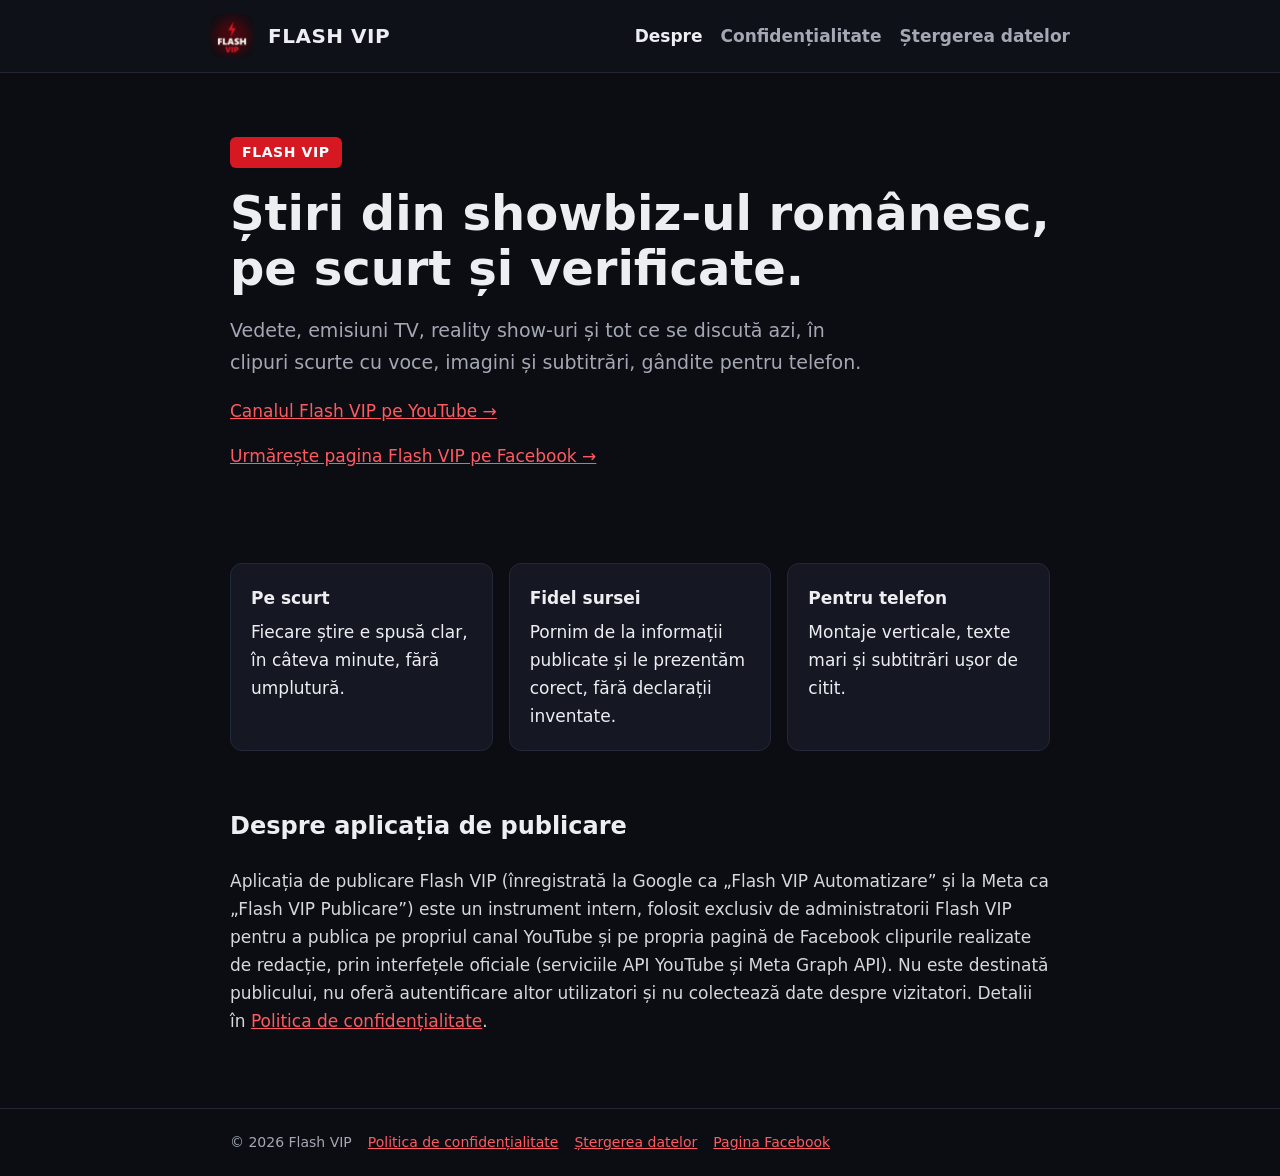
<file: index.html>
<!doctype html><html lang="ro"><head><meta charset="utf-8"><meta name="viewport" content="width=device-width,initial-scale=1">
<title>Flash VIP — știri din showbiz</title><meta name="description" content="Flash VIP — știri din showbiz-ul românesc, pe scurt și verificate."><link rel="icon" href="favicon.png"><link rel="stylesheet" href="style.css"></head>
<body><header><div class="wrap top"><img src="logo.png" alt="Flash VIP"><a class="brand" href="index.html">FLASH VIP</a><nav><a href="index.html" class=on>Despre</a><a href="confidentialitate.html">Confidențialitate</a><a href="stergere-date.html">Ștergerea datelor</a></nav></div></header>
<main class="wrap"><section class="hero"><span class="tag">FLASH VIP</span><h1>Știri din showbiz-ul românesc, pe scurt și verificate.</h1>
<p class="lead">Vedete, emisiuni TV, reality show-uri și tot ce se discută azi, în clipuri scurte cu voce, imagini și subtitrări, gândite pentru telefon.</p>
<p><a href="https://www.youtube.com/@flashvipromania">Canalul Flash VIP pe YouTube →</a></p>
<p><a href="https://www.facebook.com/1396041986934657">Urmărește pagina Flash VIP pe Facebook →</a></p></section>
<div class="grid"><div class="card"><b>Pe scurt</b>Fiecare știre e spusă clar, în câteva minute, fără umplutură.</div>
<div class="card"><b>Fidel sursei</b>Pornim de la informații publicate și le prezentăm corect, fără declarații inventate.</div>
<div class="card"><b>Pentru telefon</b>Montaje verticale, texte mari și subtitrări ușor de citit.</div></div>
<section class="doc" style="padding-top:0"><h2>Despre aplicația de publicare</h2>
<p>Aplicația de publicare Flash VIP (înregistrată la Google ca „Flash VIP Automatizare” și la Meta ca „Flash VIP Publicare”) este un instrument intern, folosit exclusiv de administratorii Flash VIP pentru a publica pe propriul canal YouTube și pe propria pagină de Facebook clipurile realizate de redacție, prin interfețele oficiale (serviciile API YouTube și Meta Graph API). Nu este destinată publicului, nu oferă autentificare altor utilizatori și nu colectează date despre vizitatori. Detalii în <a href="confidentialitate.html">Politica de confidențialitate</a>.</p></section></main>
<footer><div class="wrap"><span>© 2026 Flash VIP</span><a href="confidentialitate.html">Politica de confidențialitate</a><a href="stergere-date.html">Ștergerea datelor</a><a href="https://www.facebook.com/1396041986934657">Pagina Facebook</a></div></footer></body></html>
</file>
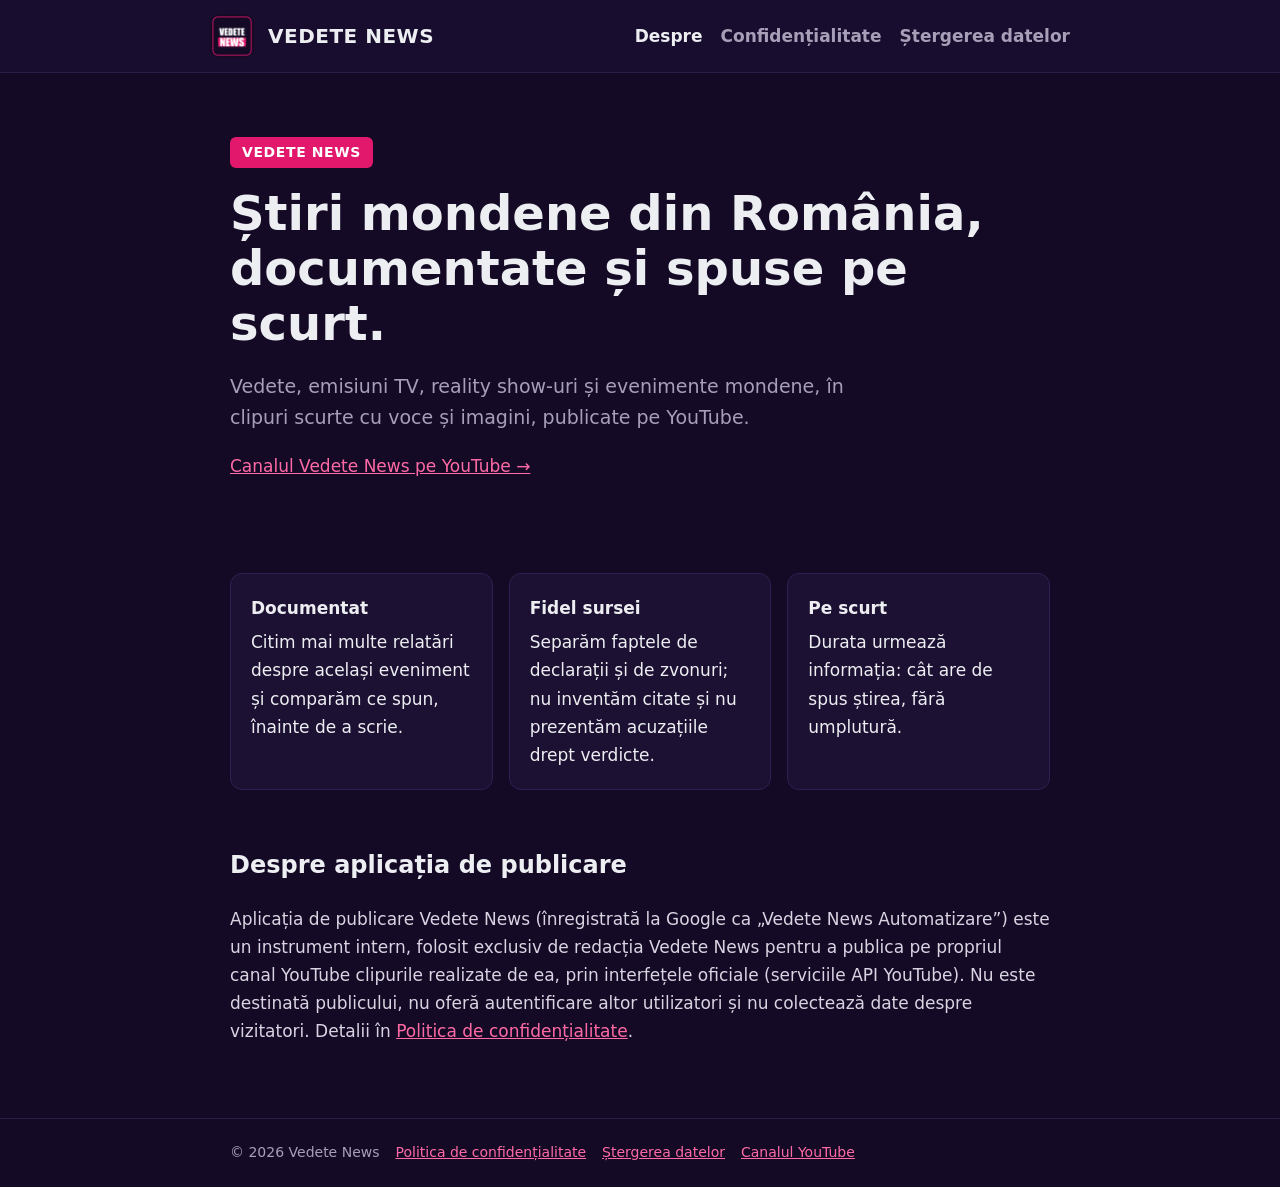
<file: vedetenews/index.html>
<!doctype html><html lang="ro"><head><meta charset="utf-8"><meta name="viewport" content="width=device-width,initial-scale=1">
<title>Vedete News — știri mondene din România</title><meta name="description" content="Vedete News — știri mondene din România, documentate și spuse pe scurt."><link rel="icon" href="favicon.png"><link rel="stylesheet" href="style.css"></head>
<body><header><div class="wrap top"><img src="logo.png" alt="Vedete News"><a class="brand" href="index.html">VEDETE NEWS</a><nav><a href="index.html" class=on>Despre</a><a href="confidentialitate.html">Confidențialitate</a><a href="stergere-date.html">Ștergerea datelor</a></nav></div></header>
<main class="wrap"><section class="hero"><span class="tag">VEDETE NEWS</span><h1>Știri mondene din România, documentate și spuse pe scurt.</h1>
<p class="lead">Vedete, emisiuni TV, reality show-uri și evenimente mondene, în clipuri scurte cu voce și imagini, publicate pe YouTube.</p>
<p><a href="https://www.youtube.com/@VEDETENEWS">Canalul Vedete News pe YouTube →</a></p></section>
<div class="grid"><div class="card"><b>Documentat</b>Citim mai multe relatări despre același eveniment și comparăm ce spun, înainte de a scrie.</div>
<div class="card"><b>Fidel sursei</b>Separăm faptele de declarații și de zvonuri; nu inventăm citate și nu prezentăm acuzațiile drept verdicte.</div>
<div class="card"><b>Pe scurt</b>Durata urmează informația: cât are de spus știrea, fără umplutură.</div></div>
<section class="doc" style="padding-top:0"><h2>Despre aplicația de publicare</h2>
<p>Aplicația de publicare Vedete News (înregistrată la Google ca „Vedete News Automatizare”) este un instrument intern, folosit exclusiv de redacția Vedete News pentru a publica pe propriul canal YouTube clipurile realizate de ea, prin interfețele oficiale (serviciile API YouTube). Nu este destinată publicului, nu oferă autentificare altor utilizatori și nu colectează date despre vizitatori. Detalii în <a href="confidentialitate.html">Politica de confidențialitate</a>.</p></section></main>
<footer><div class="wrap"><span>© 2026 Vedete News</span><a href="confidentialitate.html">Politica de confidențialitate</a><a href="stergere-date.html">Ștergerea datelor</a><a href="https://www.youtube.com/@VEDETENEWS">Canalul YouTube</a></div></footer></body></html>
</file>
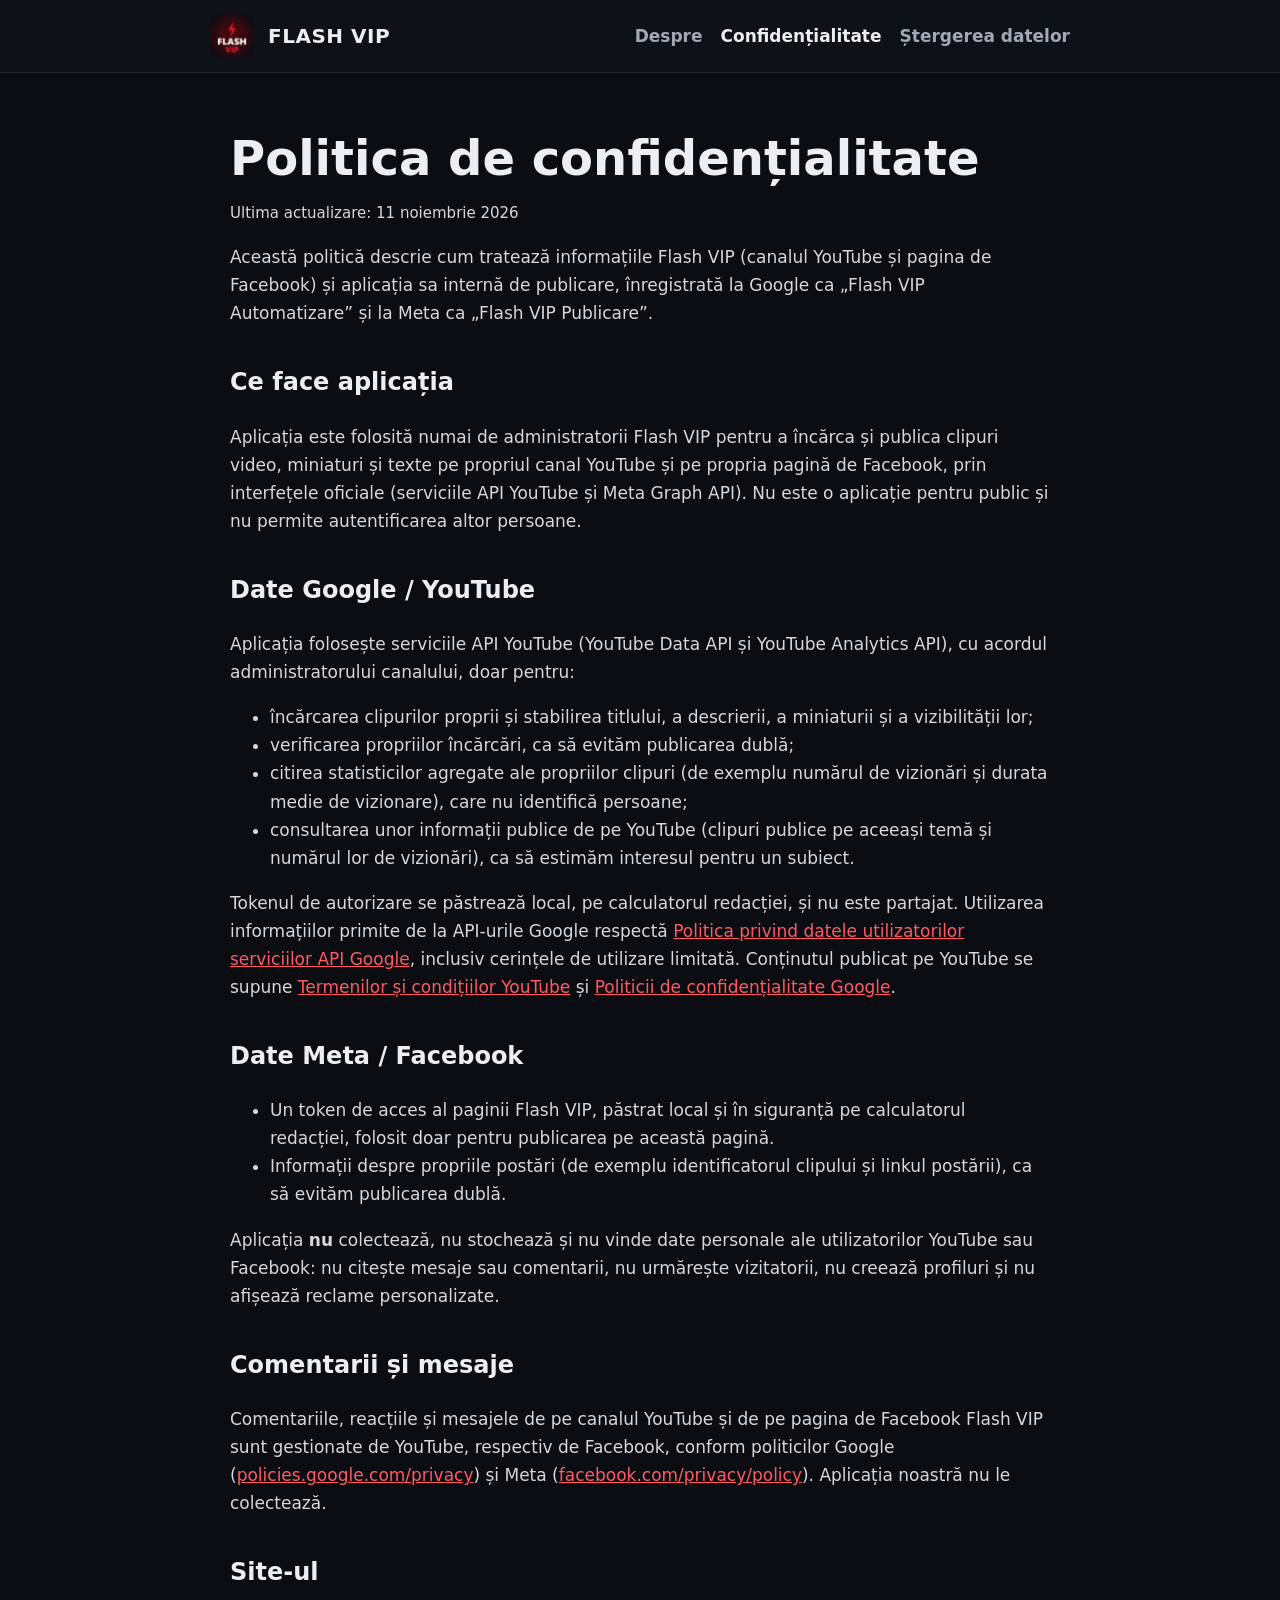
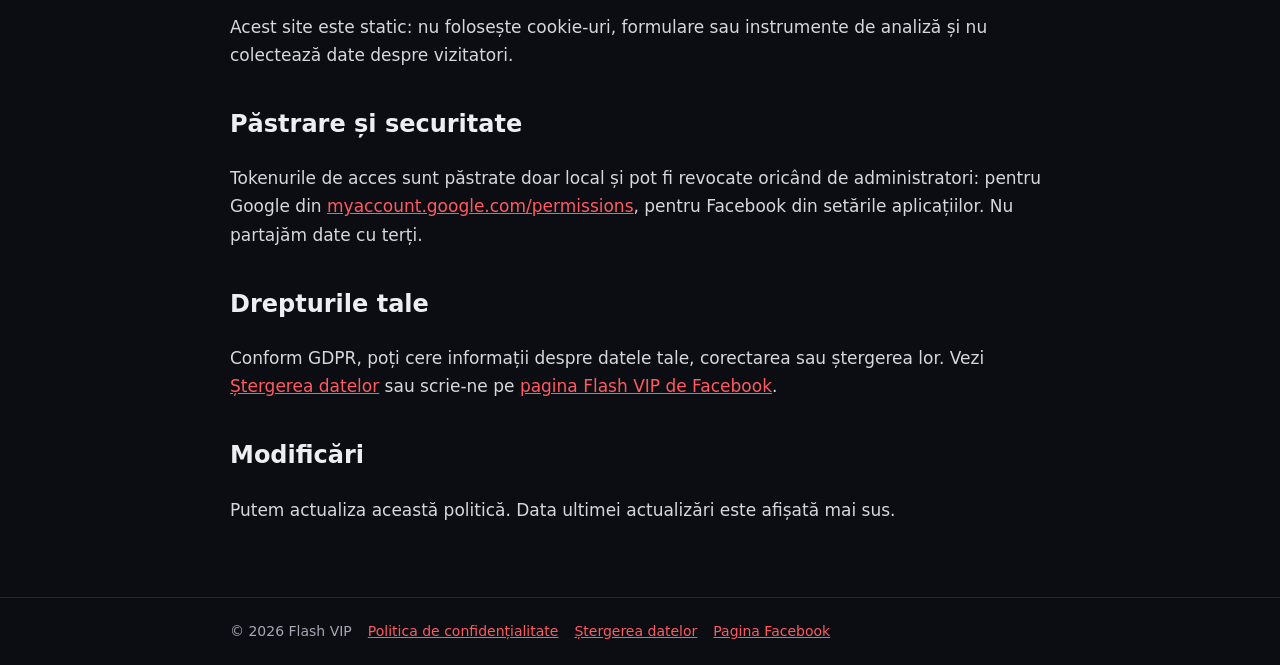
<file: confidentialitate.html>
<!doctype html><html lang="ro"><head><meta charset="utf-8"><meta name="viewport" content="width=device-width,initial-scale=1">
<title>Politica de confidențialitate — Flash VIP</title><meta name="description" content="Flash VIP — știri din showbiz-ul românesc, pe scurt și verificate."><link rel="icon" href="favicon.png"><link rel="stylesheet" href="style.css"></head>
<body><header><div class="wrap top"><img src="logo.png" alt="Flash VIP"><a class="brand" href="index.html">FLASH VIP</a><nav><a href="index.html">Despre</a><a href="confidentialitate.html" class=on>Confidențialitate</a><a href="stergere-date.html">Ștergerea datelor</a></nav></div></header>
<main class="wrap"><section class="doc"><h1>Politica de confidențialitate</h1><p class="upd">Ultima actualizare: 11 noiembrie 2026</p>
<p>Această politică descrie cum tratează informațiile Flash VIP (canalul YouTube și pagina de Facebook) și aplicația sa internă de publicare, înregistrată la Google ca „Flash VIP Automatizare” și la Meta ca „Flash VIP Publicare”.</p>
<h2>Ce face aplicația</h2><p>Aplicația este folosită numai de administratorii Flash VIP pentru a încărca și publica clipuri video, miniaturi și texte pe propriul canal YouTube și pe propria pagină de Facebook, prin interfețele oficiale (serviciile API YouTube și Meta Graph API). Nu este o aplicație pentru public și nu permite autentificarea altor persoane.</p>
<h2>Date Google / YouTube</h2><p>Aplicația folosește serviciile API YouTube (YouTube Data API și YouTube Analytics API), cu acordul administratorului canalului, doar pentru:</p>
<ul><li>încărcarea clipurilor proprii și stabilirea titlului, a descrierii, a miniaturii și a vizibilității lor;</li>
<li>verificarea propriilor încărcări, ca să evităm publicarea dublă;</li>
<li>citirea statisticilor agregate ale propriilor clipuri (de exemplu numărul de vizionări și durata medie de vizionare), care nu identifică persoane;</li>
<li>consultarea unor informații publice de pe YouTube (clipuri publice pe aceeași temă și numărul lor de vizionări), ca să estimăm interesul pentru un subiect.</li></ul>
<p>Tokenul de autorizare se păstrează local, pe calculatorul redacției, și nu este partajat. Utilizarea informațiilor primite de la API-urile Google respectă <a href="https://developers.google.com/terms/api-services-user-data-policy">Politica privind datele utilizatorilor serviciilor API Google</a>, inclusiv cerințele de utilizare limitată. Conținutul publicat pe YouTube se supune <a href="https://www.youtube.com/t/terms">Termenilor și condițiilor YouTube</a> și <a href="https://policies.google.com/privacy">Politicii de confidențialitate Google</a>.</p>
<h2>Date Meta / Facebook</h2><ul><li>Un token de acces al paginii Flash VIP, păstrat local și în siguranță pe calculatorul redacției, folosit doar pentru publicarea pe această pagină.</li>
<li>Informații despre propriile postări (de exemplu identificatorul clipului și linkul postării), ca să evităm publicarea dublă.</li></ul>
<p>Aplicația <b>nu</b> colectează, nu stochează și nu vinde date personale ale utilizatorilor YouTube sau Facebook: nu citește mesaje sau comentarii, nu urmărește vizitatorii, nu creează profiluri și nu afișează reclame personalizate.</p>
<h2>Comentarii și mesaje</h2><p>Comentariile, reacțiile și mesajele de pe canalul YouTube și de pe pagina de Facebook Flash VIP sunt gestionate de YouTube, respectiv de Facebook, conform politicilor Google (<a href="https://policies.google.com/privacy">policies.google.com/privacy</a>) și Meta (<a href="https://www.facebook.com/privacy/policy/">facebook.com/privacy/policy</a>). Aplicația noastră nu le colectează.</p>
<h2>Site-ul</h2><p>Acest site este static: nu folosește cookie-uri, formulare sau instrumente de analiză și nu colectează date despre vizitatori.</p>
<h2>Păstrare și securitate</h2><p>Tokenurile de acces sunt păstrate doar local și pot fi revocate oricând de administratori: pentru Google din <a href="https://myaccount.google.com/permissions">myaccount.google.com/permissions</a>, pentru Facebook din setările aplicațiilor. Nu partajăm date cu terți.</p>
<h2>Drepturile tale</h2><p>Conform GDPR, poți cere informații despre datele tale, corectarea sau ștergerea lor. Vezi <a href="stergere-date.html">Ștergerea datelor</a> sau scrie-ne pe <a href="https://www.facebook.com/1396041986934657">pagina Flash VIP de Facebook</a>.</p>
<h2>Modificări</h2><p>Putem actualiza această politică. Data ultimei actualizări este afișată mai sus.</p></section></main>
<footer><div class="wrap"><span>© 2026 Flash VIP</span><a href="confidentialitate.html">Politica de confidențialitate</a><a href="stergere-date.html">Ștergerea datelor</a><a href="https://www.facebook.com/1396041986934657">Pagina Facebook</a></div></footer></body></html>
</file>
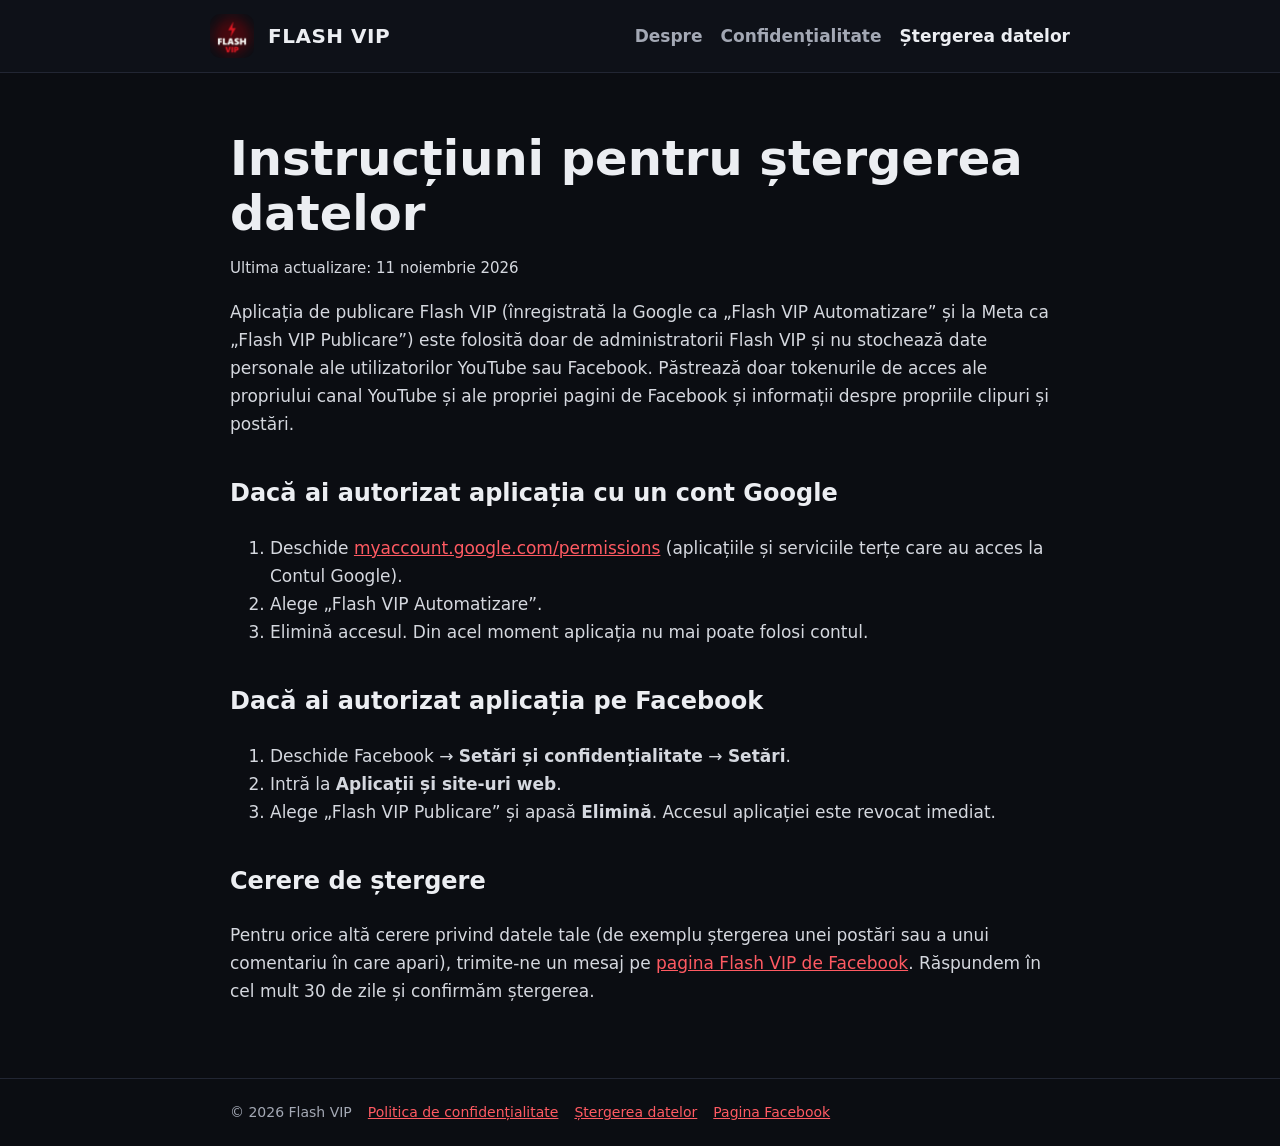
<file: stergere-date.html>
<!doctype html><html lang="ro"><head><meta charset="utf-8"><meta name="viewport" content="width=device-width,initial-scale=1">
<title>Ștergerea datelor — Flash VIP</title><meta name="description" content="Flash VIP — știri din showbiz-ul românesc, pe scurt și verificate."><link rel="icon" href="favicon.png"><link rel="stylesheet" href="style.css"></head>
<body><header><div class="wrap top"><img src="logo.png" alt="Flash VIP"><a class="brand" href="index.html">FLASH VIP</a><nav><a href="index.html">Despre</a><a href="confidentialitate.html">Confidențialitate</a><a href="stergere-date.html" class=on>Ștergerea datelor</a></nav></div></header>
<main class="wrap"><section class="doc"><h1>Instrucțiuni pentru ștergerea datelor</h1><p class="upd">Ultima actualizare: 11 noiembrie 2026</p>
<p>Aplicația de publicare Flash VIP (înregistrată la Google ca „Flash VIP Automatizare” și la Meta ca „Flash VIP Publicare”) este folosită doar de administratorii Flash VIP și nu stochează date personale ale utilizatorilor YouTube sau Facebook. Păstrează doar tokenurile de acces ale propriului canal YouTube și ale propriei pagini de Facebook și informații despre propriile clipuri și postări.</p>
<h2>Dacă ai autorizat aplicația cu un cont Google</h2><ol><li>Deschide <a href="https://myaccount.google.com/permissions">myaccount.google.com/permissions</a> (aplicațiile și serviciile terțe care au acces la Contul Google).</li><li>Alege „Flash VIP Automatizare”.</li><li>Elimină accesul. Din acel moment aplicația nu mai poate folosi contul.</li></ol>
<h2>Dacă ai autorizat aplicația pe Facebook</h2><ol><li>Deschide Facebook → <b>Setări și confidențialitate</b> → <b>Setări</b>.</li><li>Intră la <b>Aplicații și site-uri web</b>.</li><li>Alege „Flash VIP Publicare” și apasă <b>Elimină</b>. Accesul aplicației este revocat imediat.</li></ol>
<h2>Cerere de ștergere</h2><p>Pentru orice altă cerere privind datele tale (de exemplu ștergerea unei postări sau a unui comentariu în care apari), trimite-ne un mesaj pe <a href="https://www.facebook.com/1396041986934657">pagina Flash VIP de Facebook</a>. Răspundem în cel mult 30 de zile și confirmăm ștergerea.</p></section></main>
<footer><div class="wrap"><span>© 2026 Flash VIP</span><a href="confidentialitate.html">Politica de confidențialitate</a><a href="stergere-date.html">Ștergerea datelor</a><a href="https://www.facebook.com/1396041986934657">Pagina Facebook</a></div></footer></body></html>
</file>
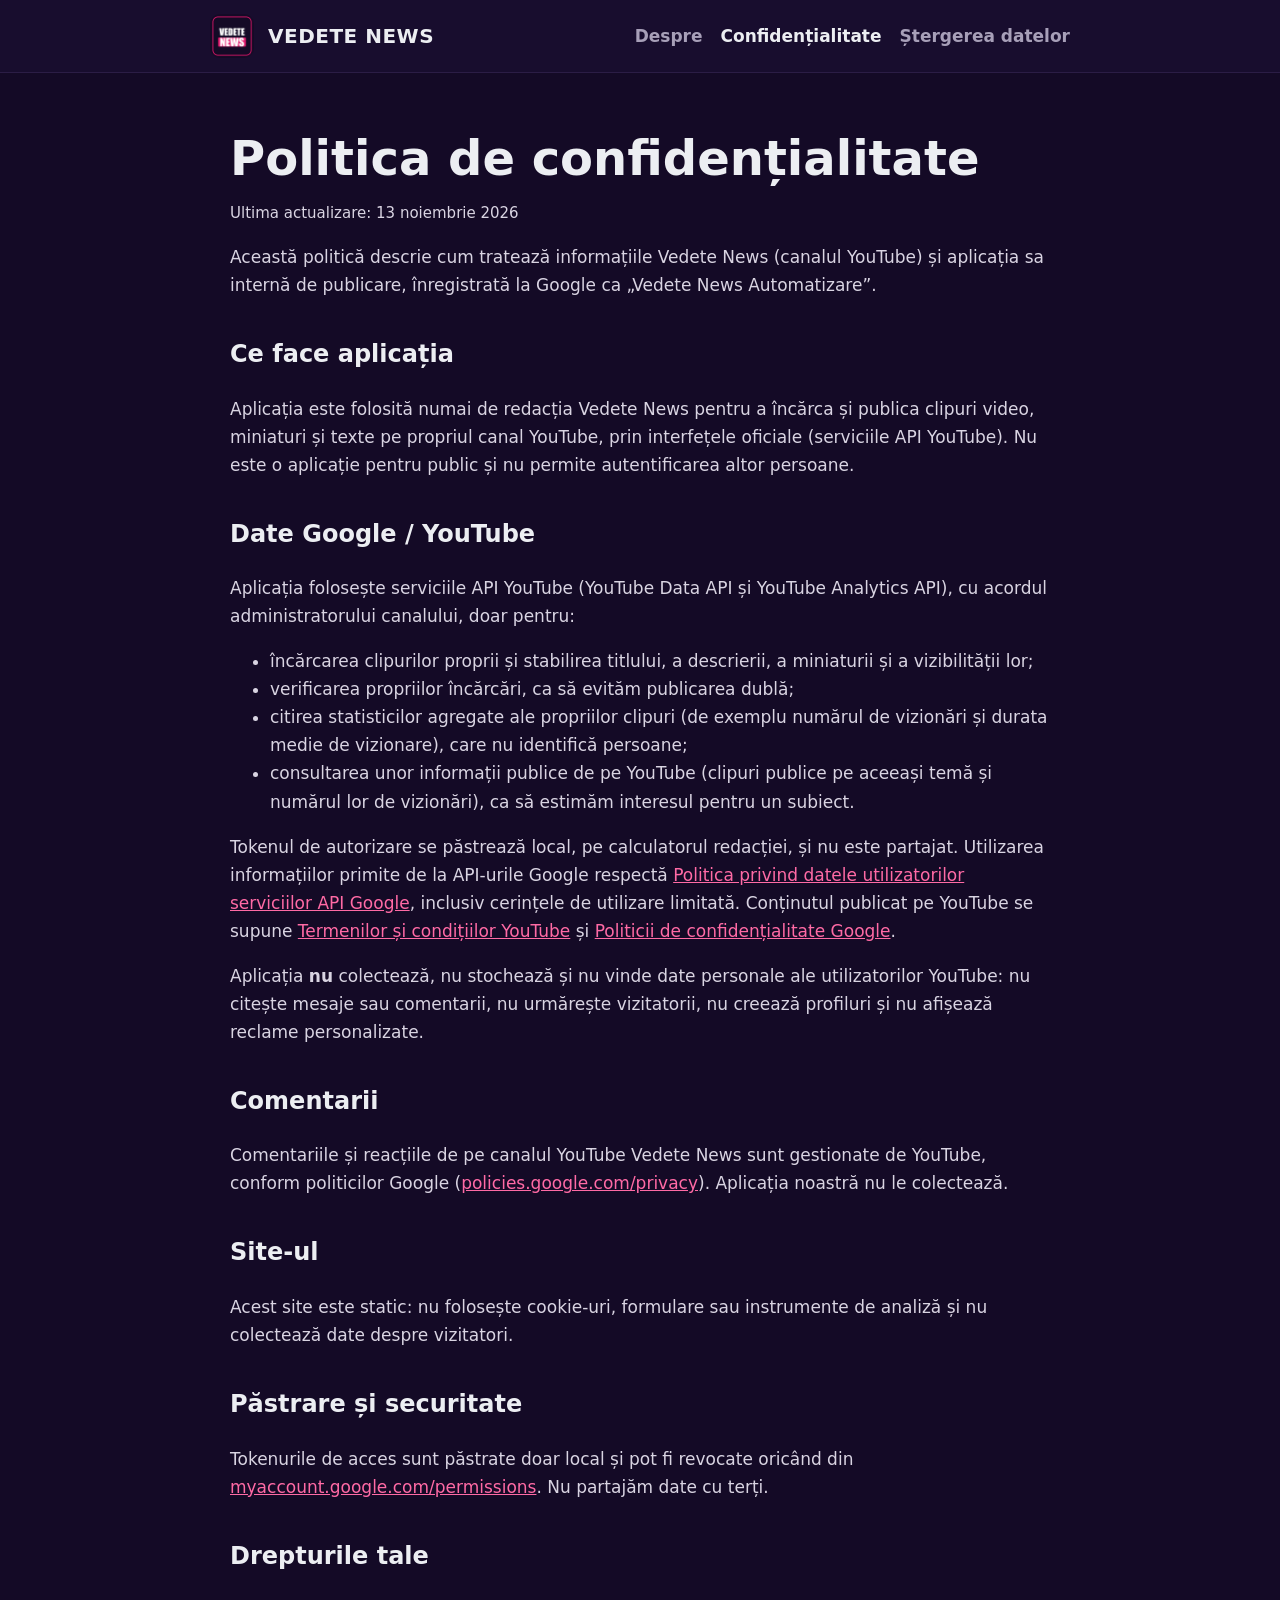
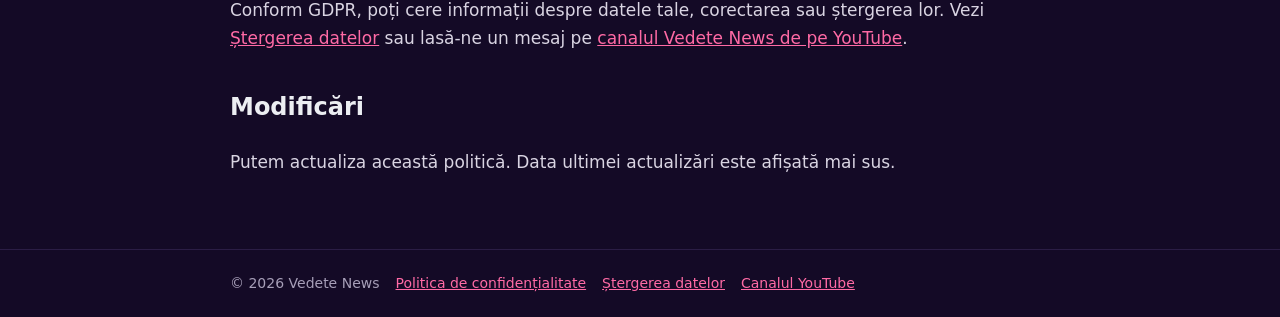
<file: vedetenews/confidentialitate.html>
<!doctype html><html lang="ro"><head><meta charset="utf-8"><meta name="viewport" content="width=device-width,initial-scale=1">
<title>Politica de confidențialitate — Vedete News</title><meta name="description" content="Vedete News — știri mondene din România, documentate și spuse pe scurt."><link rel="icon" href="favicon.png"><link rel="stylesheet" href="style.css"></head>
<body><header><div class="wrap top"><img src="logo.png" alt="Vedete News"><a class="brand" href="index.html">VEDETE NEWS</a><nav><a href="index.html">Despre</a><a href="confidentialitate.html" class=on>Confidențialitate</a><a href="stergere-date.html">Ștergerea datelor</a></nav></div></header>
<main class="wrap"><section class="doc"><h1>Politica de confidențialitate</h1><p class="upd">Ultima actualizare: 13 noiembrie 2026</p>
<p>Această politică descrie cum tratează informațiile Vedete News (canalul YouTube) și aplicația sa internă de publicare, înregistrată la Google ca „Vedete News Automatizare”.</p>
<h2>Ce face aplicația</h2><p>Aplicația este folosită numai de redacția Vedete News pentru a încărca și publica clipuri video, miniaturi și texte pe propriul canal YouTube, prin interfețele oficiale (serviciile API YouTube). Nu este o aplicație pentru public și nu permite autentificarea altor persoane.</p>
<h2>Date Google / YouTube</h2><p>Aplicația folosește serviciile API YouTube (YouTube Data API și YouTube Analytics API), cu acordul administratorului canalului, doar pentru:</p>
<ul><li>încărcarea clipurilor proprii și stabilirea titlului, a descrierii, a miniaturii și a vizibilității lor;</li>
<li>verificarea propriilor încărcări, ca să evităm publicarea dublă;</li>
<li>citirea statisticilor agregate ale propriilor clipuri (de exemplu numărul de vizionări și durata medie de vizionare), care nu identifică persoane;</li>
<li>consultarea unor informații publice de pe YouTube (clipuri publice pe aceeași temă și numărul lor de vizionări), ca să estimăm interesul pentru un subiect.</li></ul>
<p>Tokenul de autorizare se păstrează local, pe calculatorul redacției, și nu este partajat. Utilizarea informațiilor primite de la API-urile Google respectă <a href="https://developers.google.com/terms/api-services-user-data-policy">Politica privind datele utilizatorilor serviciilor API Google</a>, inclusiv cerințele de utilizare limitată. Conținutul publicat pe YouTube se supune <a href="https://www.youtube.com/t/terms">Termenilor și condițiilor YouTube</a> și <a href="https://policies.google.com/privacy">Politicii de confidențialitate Google</a>.</p>
<p>Aplicația <b>nu</b> colectează, nu stochează și nu vinde date personale ale utilizatorilor YouTube: nu citește mesaje sau comentarii, nu urmărește vizitatorii, nu creează profiluri și nu afișează reclame personalizate.</p>
<h2>Comentarii</h2><p>Comentariile și reacțiile de pe canalul YouTube Vedete News sunt gestionate de YouTube, conform politicilor Google (<a href="https://policies.google.com/privacy">policies.google.com/privacy</a>). Aplicația noastră nu le colectează.</p>
<h2>Site-ul</h2><p>Acest site este static: nu folosește cookie-uri, formulare sau instrumente de analiză și nu colectează date despre vizitatori.</p>
<h2>Păstrare și securitate</h2><p>Tokenurile de acces sunt păstrate doar local și pot fi revocate oricând din <a href="https://myaccount.google.com/permissions">myaccount.google.com/permissions</a>. Nu partajăm date cu terți.</p>
<h2>Drepturile tale</h2><p>Conform GDPR, poți cere informații despre datele tale, corectarea sau ștergerea lor. Vezi <a href="stergere-date.html">Ștergerea datelor</a> sau lasă-ne un mesaj pe <a href="https://www.youtube.com/@VEDETENEWS">canalul Vedete News de pe YouTube</a>.</p>
<h2>Modificări</h2><p>Putem actualiza această politică. Data ultimei actualizări este afișată mai sus.</p></section></main>
<footer><div class="wrap"><span>© 2026 Vedete News</span><a href="confidentialitate.html">Politica de confidențialitate</a><a href="stergere-date.html">Ștergerea datelor</a><a href="https://www.youtube.com/@VEDETENEWS">Canalul YouTube</a></div></footer></body></html>
</file>
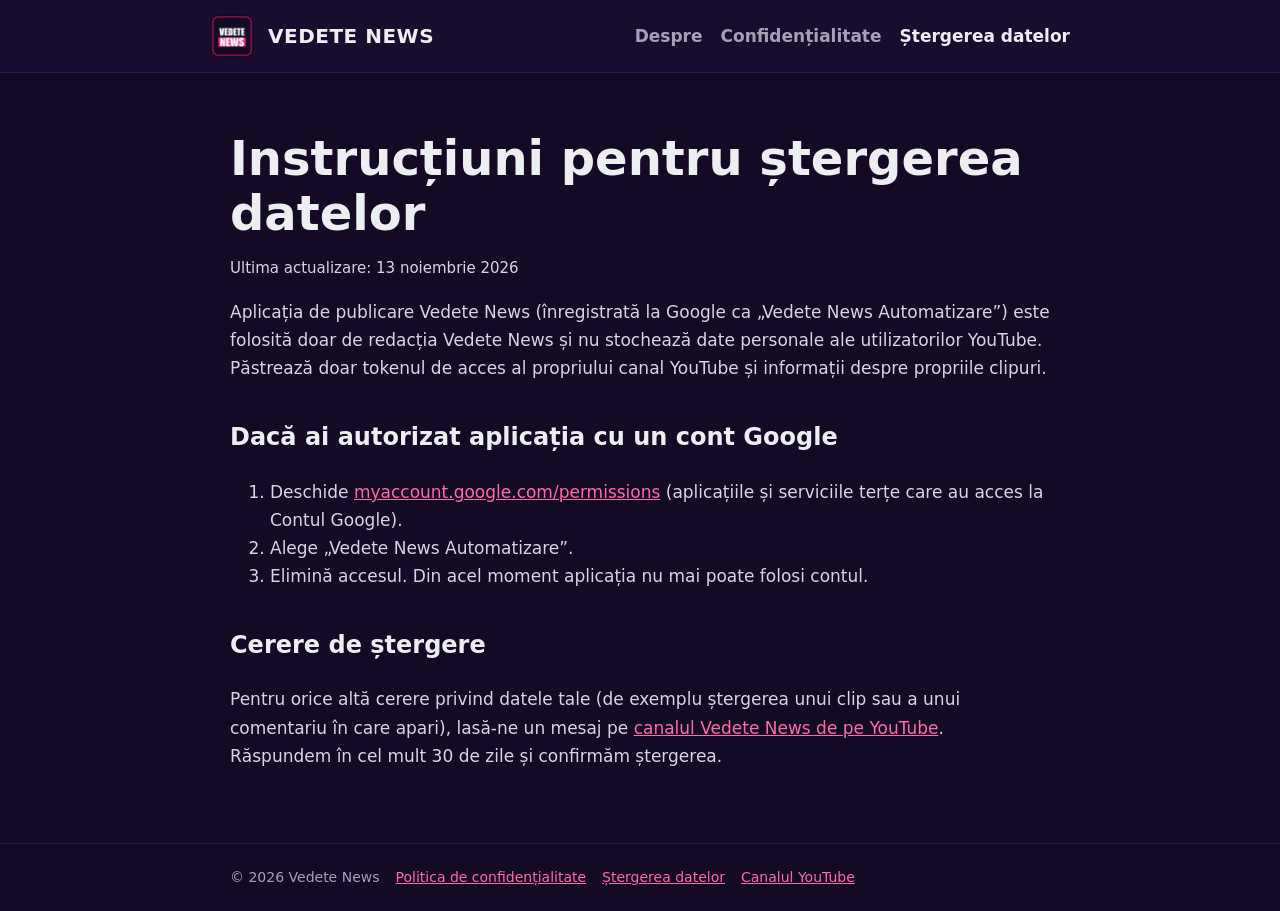
<file: vedetenews/stergere-date.html>
<!doctype html><html lang="ro"><head><meta charset="utf-8"><meta name="viewport" content="width=device-width,initial-scale=1">
<title>Ștergerea datelor — Vedete News</title><meta name="description" content="Vedete News — știri mondene din România, documentate și spuse pe scurt."><link rel="icon" href="favicon.png"><link rel="stylesheet" href="style.css"></head>
<body><header><div class="wrap top"><img src="logo.png" alt="Vedete News"><a class="brand" href="index.html">VEDETE NEWS</a><nav><a href="index.html">Despre</a><a href="confidentialitate.html">Confidențialitate</a><a href="stergere-date.html" class=on>Ștergerea datelor</a></nav></div></header>
<main class="wrap"><section class="doc"><h1>Instrucțiuni pentru ștergerea datelor</h1><p class="upd">Ultima actualizare: 13 noiembrie 2026</p>
<p>Aplicația de publicare Vedete News (înregistrată la Google ca „Vedete News Automatizare”) este folosită doar de redacția Vedete News și nu stochează date personale ale utilizatorilor YouTube. Păstrează doar tokenul de acces al propriului canal YouTube și informații despre propriile clipuri.</p>
<h2>Dacă ai autorizat aplicația cu un cont Google</h2><ol><li>Deschide <a href="https://myaccount.google.com/permissions">myaccount.google.com/permissions</a> (aplicațiile și serviciile terțe care au acces la Contul Google).</li><li>Alege „Vedete News Automatizare”.</li><li>Elimină accesul. Din acel moment aplicația nu mai poate folosi contul.</li></ol>
<h2>Cerere de ștergere</h2><p>Pentru orice altă cerere privind datele tale (de exemplu ștergerea unui clip sau a unui comentariu în care apari), lasă-ne un mesaj pe <a href="https://www.youtube.com/@VEDETENEWS">canalul Vedete News de pe YouTube</a>. Răspundem în cel mult 30 de zile și confirmăm ștergerea.</p></section></main>
<footer><div class="wrap"><span>© 2026 Vedete News</span><a href="confidentialitate.html">Politica de confidențialitate</a><a href="stergere-date.html">Ștergerea datelor</a><a href="https://www.youtube.com/@VEDETENEWS">Canalul YouTube</a></div></footer></body></html>
</file>
<file: style.css>
*{box-sizing:border-box}:root{--red:#d61822;--ink:#0b0d12;--card:#151822;--txt:#eceef2;--mut:#a3a8b4}
body{margin:0;background:var(--ink);color:var(--txt);font:17px/1.65 "Segoe UI",system-ui,-apple-system,Roboto,Arial,sans-serif}
a{color:#ff5a62}header{border-bottom:1px solid #222633;background:#0e1118}
.wrap{max-width:860px;margin:0 auto;padding:0 20px}
.top{display:flex;align-items:center;gap:14px;padding:14px 0;flex-wrap:wrap}
.top img{width:44px;height:44px;border-radius:10px}.brand{font-weight:800;letter-spacing:.5px;font-size:20px;color:var(--txt);text-decoration:none}
nav{margin-left:auto;display:flex;gap:18px;flex-wrap:wrap}nav a{color:var(--mut);text-decoration:none;font-weight:600}nav a:hover,nav a.on{color:var(--txt)}
.hero{padding:64px 0 40px}.tag{display:inline-block;background:var(--red);color:#fff;font-weight:800;padding:4px 12px;border-radius:6px;font-size:14px;letter-spacing:.6px}
h1{font-size:clamp(30px,6vw,48px);line-height:1.15;margin:18px 0 14px}h2{margin-top:36px;font-size:24px}
.lead{color:var(--mut);font-size:19px;max-width:640px}
.grid{display:grid;grid-template-columns:repeat(auto-fit,minmax(220px,1fr));gap:16px;margin:36px 0 56px}
.card{background:var(--card);border:1px solid #232838;border-radius:12px;padding:20px}.card b{display:block;margin-bottom:6px}
.doc{padding:40px 0 56px}.doc p,.doc li{color:#d5d8df}.upd{color:var(--mut);font-size:15px}
footer{border-top:1px solid #222633;color:var(--mut);font-size:14px;padding:22px 0}footer .wrap{display:flex;gap:16px;flex-wrap:wrap}
</file>
<file: vedetenews/style.css>
*{box-sizing:border-box}:root{--pink:#e2186c;--ink:#140a26;--card:#1d1133;--txt:#eceef2;--mut:#a79fb8}
body{margin:0;background:var(--ink);color:var(--txt);font:17px/1.65 "Segoe UI",system-ui,-apple-system,Roboto,Arial,sans-serif}
a{color:#ff6aa5}header{border-bottom:1px solid #2b1d45;background:#180d2e}
.wrap{max-width:860px;margin:0 auto;padding:0 20px}
.top{display:flex;align-items:center;gap:14px;padding:14px 0;flex-wrap:wrap}
.top img{width:44px;height:44px;border-radius:10px}.brand{font-weight:800;letter-spacing:.5px;font-size:20px;color:var(--txt);text-decoration:none}
nav{margin-left:auto;display:flex;gap:18px;flex-wrap:wrap}nav a{color:var(--mut);text-decoration:none;font-weight:600}nav a:hover,nav a.on{color:var(--txt)}
.hero{padding:64px 0 40px}.tag{display:inline-block;background:var(--pink);color:#fff;font-weight:800;padding:4px 12px;border-radius:6px;font-size:14px;letter-spacing:.6px}
h1{font-size:clamp(30px,6vw,48px);line-height:1.15;margin:18px 0 14px}h2{margin-top:36px;font-size:24px}
.lead{color:var(--mut);font-size:19px;max-width:640px}
.grid{display:grid;grid-template-columns:repeat(auto-fit,minmax(220px,1fr));gap:16px;margin:36px 0 56px}
.card{background:var(--card);border:1px solid #2e2050;border-radius:12px;padding:20px}.card b{display:block;margin-bottom:6px}
.doc{padding:40px 0 56px}.doc p,.doc li{color:#d9d4e2}.upd{color:var(--mut);font-size:15px}
footer{border-top:1px solid #2b1d45;color:var(--mut);font-size:14px;padding:22px 0}footer .wrap{display:flex;gap:16px;flex-wrap:wrap}
</file>
